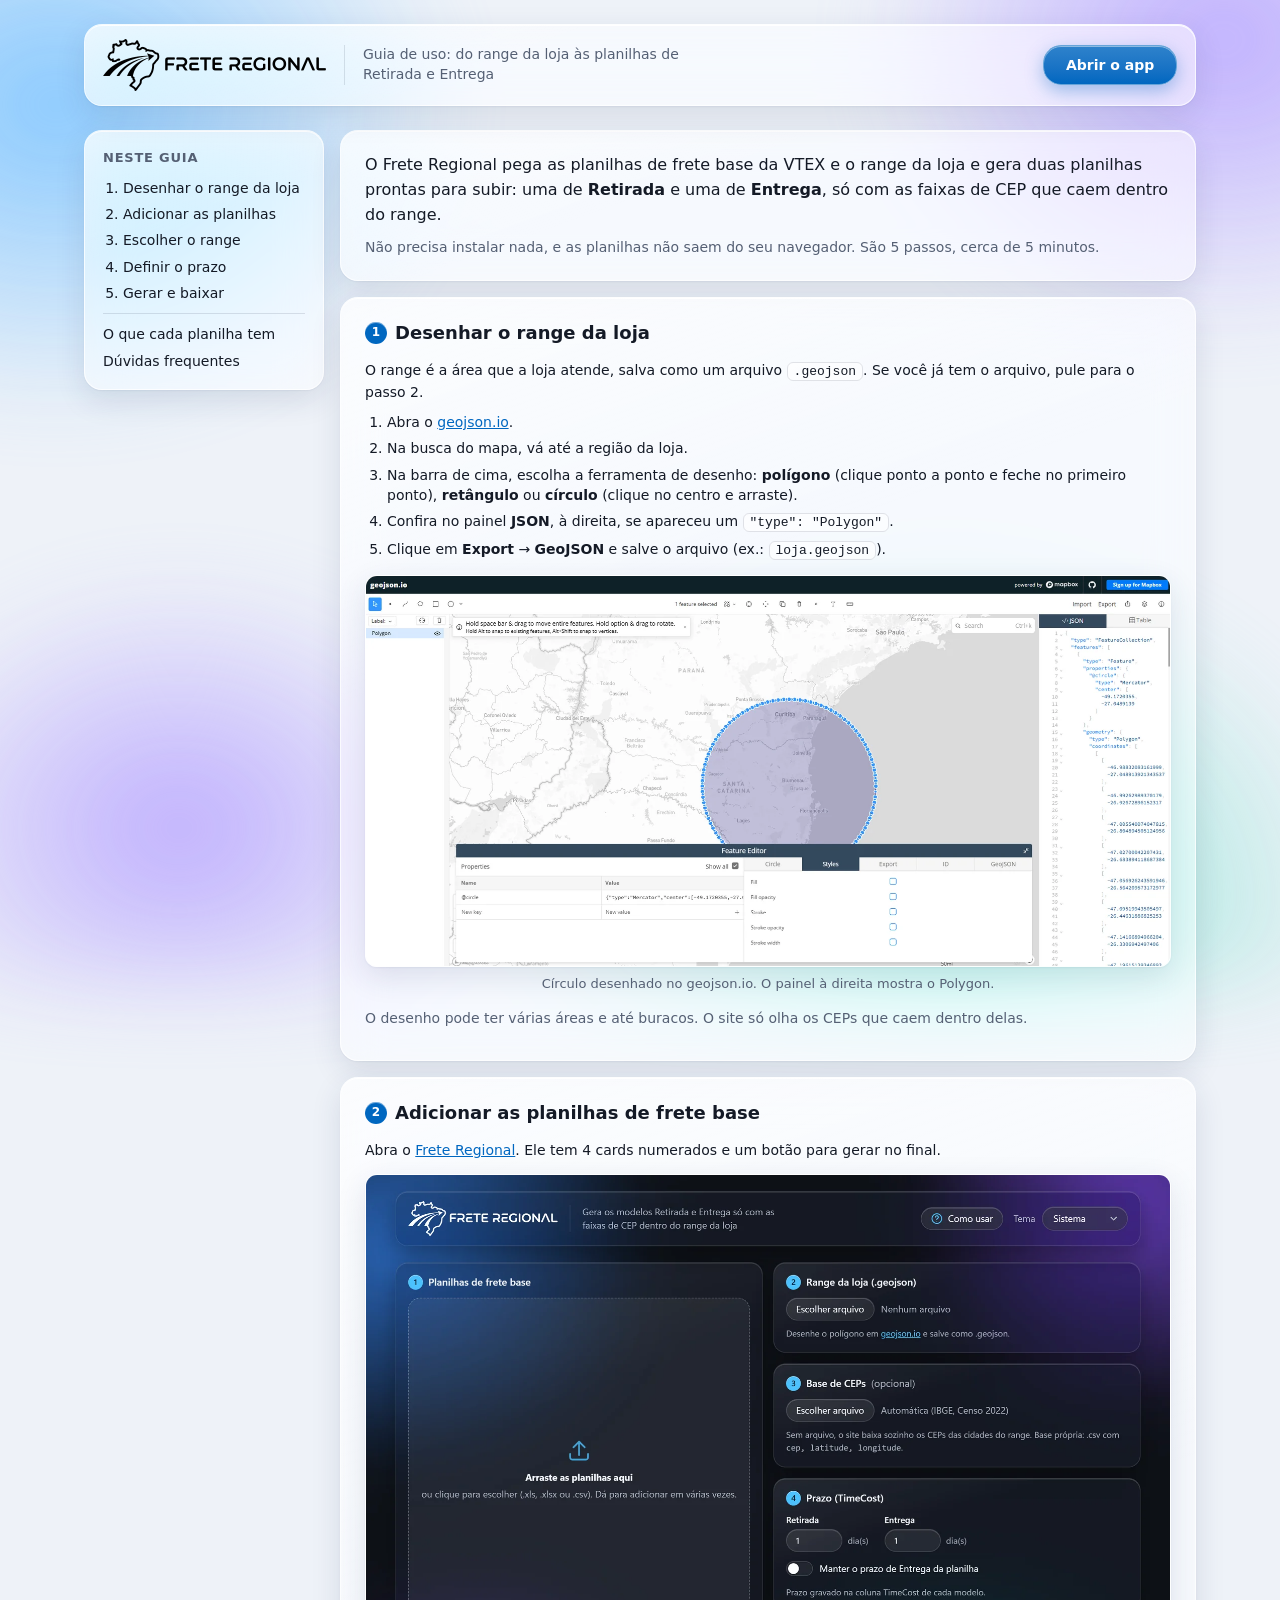
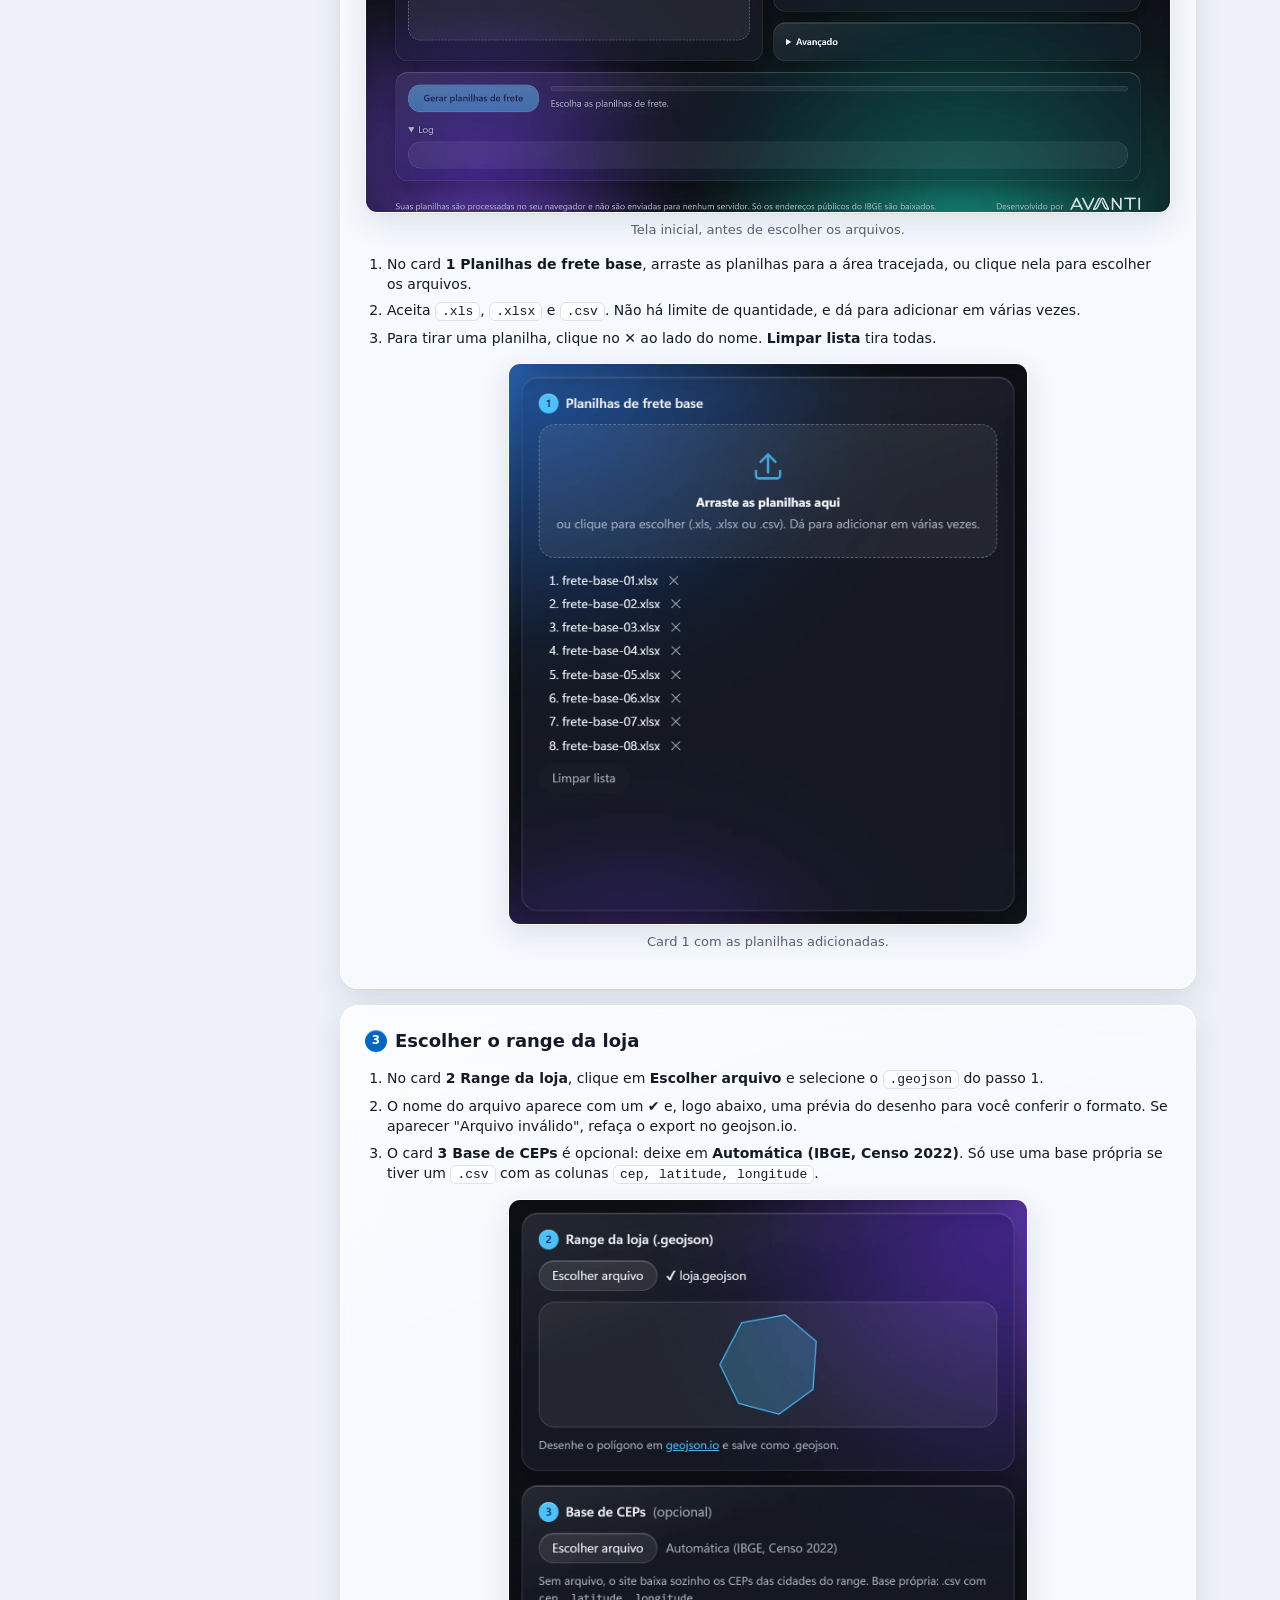
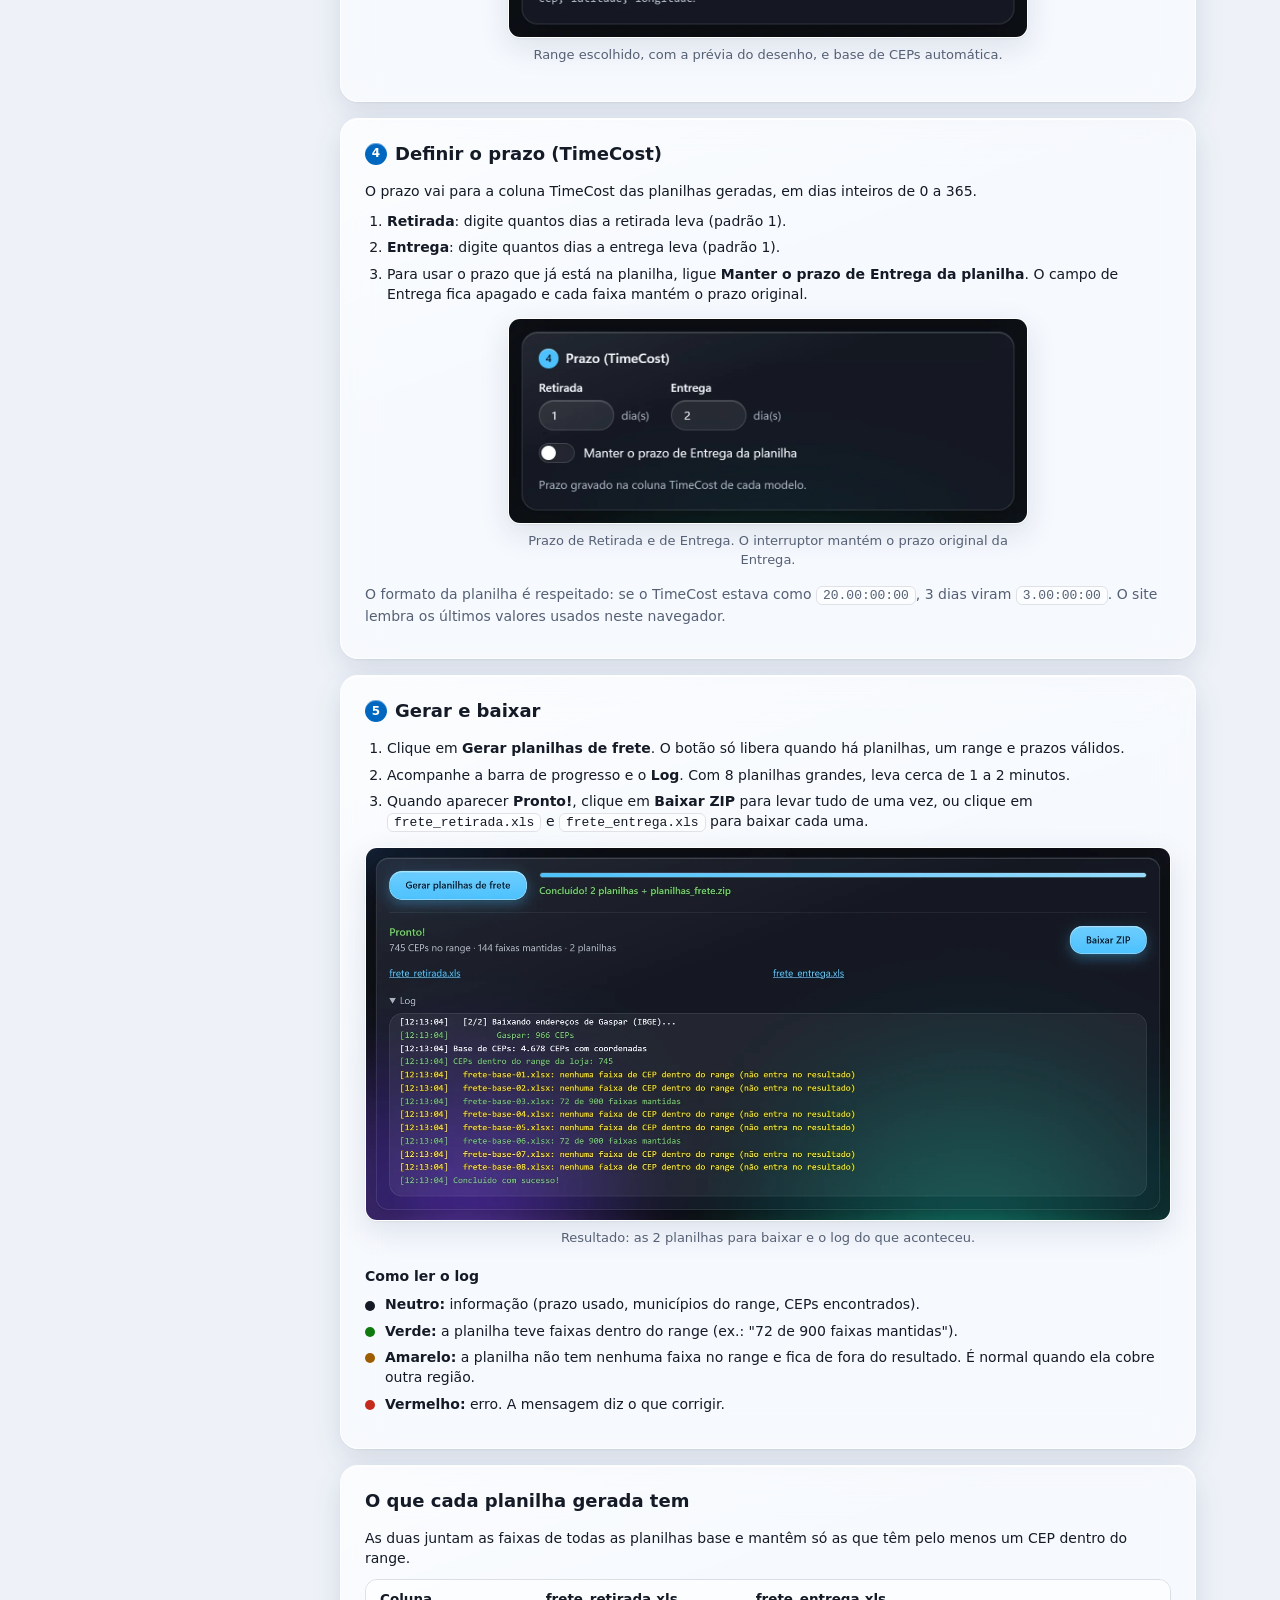
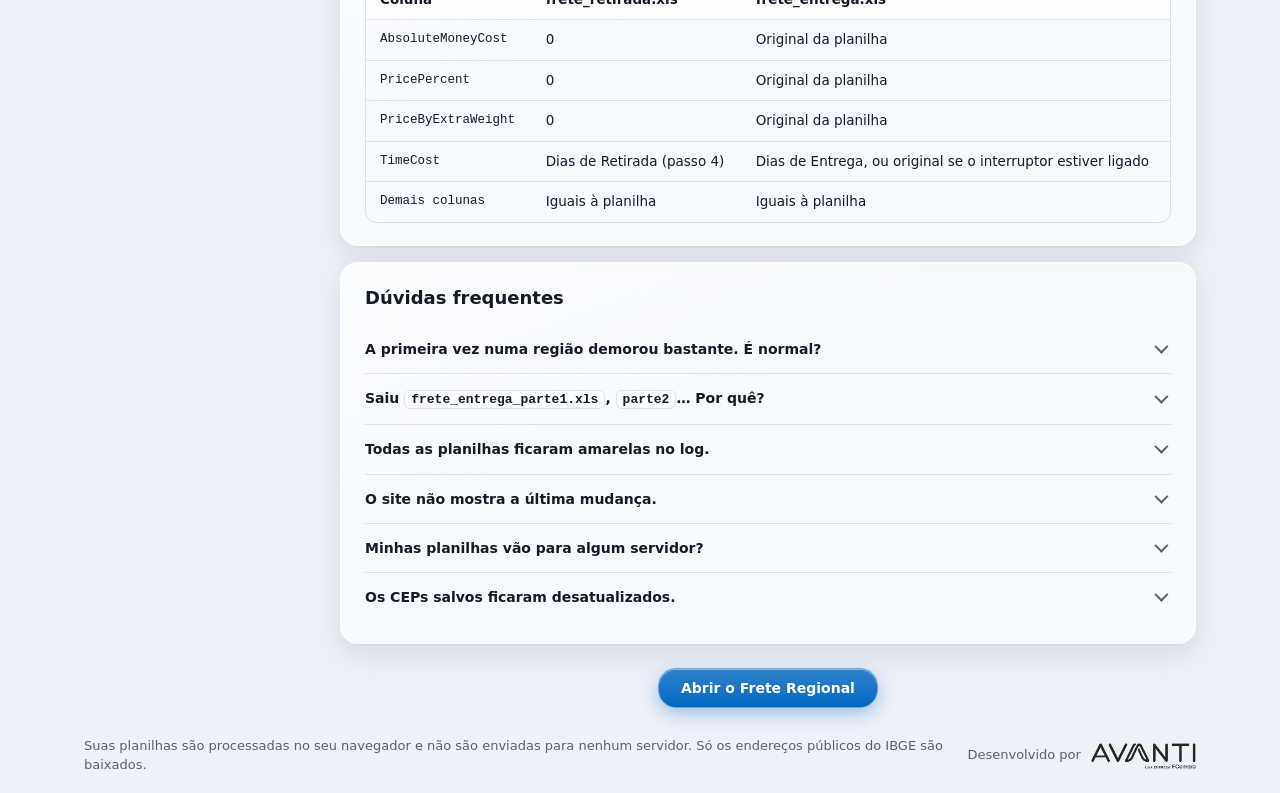
<file: guia.html>
<!doctype html>
<html lang="pt-BR">
<head>
  <meta charset="utf-8">
  <meta name="viewport" content="width=device-width, initial-scale=1">
  <title>Como usar · Frete Regional</title>
  <meta name="description" content="Passo a passo para gerar as planilhas de frete Retirada e Entrega no Frete Regional.">
  <link rel="icon" href="assets/favicon-32.png" type="image/png" sizes="32x32">
  <link rel="icon" href="favicon.ico" sizes="any">
  <link rel="apple-touch-icon" href="assets/apple-touch-icon.png">
  <link rel="stylesheet" href="styles.css?v=2026.10.29e">
  <script>
    // Mesmo tema escolhido no app (antes de desenhar, para não piscar)
    try {
      const t = localStorage.getItem("theme-v2");
      if (t === "light" || t === "dark") document.documentElement.dataset.theme = t;
    } catch {}
  </script>
</head>
<body class="guide-page">
  <header class="topbar glass">
    <div class="brand">
      <h1><a href="./" class="logo-link"><img class="logo" src="assets/logo-frete-regional.png" alt="Frete Regional" width="892" height="208"></a></h1>
      <p>Guia de uso: do range da loja às planilhas de Retirada e Entrega</p>
    </div>
    <a class="btn primary" href="./">Abrir o app</a>
  </header>

  <main class="guide">
    <nav class="card toc" aria-label="Passos">
      <h2>Neste guia</h2>
      <ol>
        <li><a href="#passo-1">Desenhar o range da loja</a></li>
        <li><a href="#passo-2">Adicionar as planilhas</a></li>
        <li><a href="#passo-3">Escolher o range</a></li>
        <li><a href="#passo-4">Definir o prazo</a></li>
        <li><a href="#passo-5">Gerar e baixar</a></li>
      </ol>
      <ul>
        <li><a href="#regras">O que cada planilha tem</a></li>
        <li><a href="#duvidas">Dúvidas frequentes</a></li>
      </ul>
    </nav>

    <div class="guide-body">
      <section class="card intro">
        <p class="lead">
          O Frete Regional pega as planilhas de frete base da VTEX e o range da loja e gera duas planilhas
          prontas para subir: uma de <strong>Retirada</strong> e uma de <strong>Entrega</strong>, só com as
          faixas de CEP que caem dentro do range.
        </p>
        <p class="muted">Não precisa instalar nada, e as planilhas não saem do seu navegador. São 5 passos, cerca de 5 minutos.</p>
      </section>

      <section id="passo-1" class="card">
        <h2><span class="step">1</span> Desenhar o range da loja</h2>
        <p>O range é a área que a loja atende, salva como um arquivo <code>.geojson</code>. Se você já tem o arquivo, pule para o passo 2.</p>
        <ol>
          <li>Abra o <a href="https://geojson.io" target="_blank" rel="noopener">geojson.io</a>.</li>
          <li>Na busca do mapa, vá até a região da loja.</li>
          <li>Na barra de cima, escolha a ferramenta de desenho: <strong>polígono</strong> (clique ponto a ponto e feche no primeiro ponto), <strong>retângulo</strong> ou <strong>círculo</strong> (clique no centro e arraste).</li>
          <li>Confira no painel <strong>JSON</strong>, à direita, se apareceu um <code>"type": "Polygon"</code>.</li>
          <li>Clique em <strong>Export</strong> → <strong>GeoJSON</strong> e salve o arquivo (ex.: <code>loja.geojson</code>).</li>
        </ol>
        <figure>
          <a href="assets/guia/01-geojson.webp" target="_blank"><img src="assets/guia/01-geojson.webp" alt="geojson.io com um círculo desenhado sobre Santa Catarina; o painel JSON mostra o Polygon" loading="lazy" width="1600" height="776"></a>
          <figcaption>Círculo desenhado no geojson.io. O painel à direita mostra o Polygon.</figcaption>
        </figure>
        <p class="muted">O desenho pode ter várias áreas e até buracos. O site só olha os CEPs que caem dentro delas.</p>
      </section>

      <section id="passo-2" class="card">
        <h2><span class="step">2</span> Adicionar as planilhas de frete base</h2>
        <p>Abra o <a href="./">Frete Regional</a>. Ele tem 4 cards numerados e um botão para gerar no final.</p>
        <figure>
          <img src="assets/guia/02-app.webp" alt="Tela inicial do Frete Regional, sem nenhum arquivo" loading="lazy" width="1600" height="1267">
          <figcaption>Tela inicial, antes de escolher os arquivos.</figcaption>
        </figure>
        <ol>
          <li>No card <strong>1 Planilhas de frete base</strong>, arraste as planilhas para a área tracejada, ou clique nela para escolher os arquivos.</li>
          <li>Aceita <code>.xls</code>, <code>.xlsx</code> e <code>.csv</code>. Não há limite de quantidade, e dá para adicionar em várias vezes.</li>
          <li>Para tirar uma planilha, clique no <strong>✕</strong> ao lado do nome. <strong>Limpar lista</strong> tira todas.</li>
        </ol>
        <figure class="narrow">
          <img src="assets/guia/03-planilhas.webp" alt="Card 1 com 8 planilhas de exemplo adicionadas" loading="lazy" width="1152" height="1247">
          <figcaption>Card 1 com as planilhas adicionadas.</figcaption>
        </figure>
      </section>

      <section id="passo-3" class="card">
        <h2><span class="step">3</span> Escolher o range da loja</h2>
        <ol>
          <li>No card <strong>2 Range da loja</strong>, clique em <strong>Escolher arquivo</strong> e selecione o <code>.geojson</code> do passo 1.</li>
          <li>O nome do arquivo aparece com um ✔ e, logo abaixo, uma prévia do desenho para você conferir o formato. Se aparecer "Arquivo inválido", refaça o export no geojson.io.</li>
          <li>O card <strong>3 Base de CEPs</strong> é opcional: deixe em <strong>Automática (IBGE, Censo 2022)</strong>. Só use uma base própria se tiver um <code>.csv</code> com as colunas <code>cep, latitude, longitude</code>.</li>
        </ol>
        <figure class="narrow">
          <img src="assets/guia/04-range.webp" alt="Cards 2 e 3: loja.geojson escolhido, com a prévia do desenho, e base de CEPs automática" loading="lazy" width="1152" height="972">
          <figcaption>Range escolhido, com a prévia do desenho, e base de CEPs automática.</figcaption>
        </figure>
      </section>

      <section id="passo-4" class="card">
        <h2><span class="step">4</span> Definir o prazo (TimeCost)</h2>
        <p>O prazo vai para a coluna TimeCost das planilhas geradas, em dias inteiros de 0 a 365.</p>
        <ol>
          <li><strong>Retirada</strong>: digite quantos dias a retirada leva (padrão 1).</li>
          <li><strong>Entrega</strong>: digite quantos dias a entrega leva (padrão 1).</li>
          <li>Para usar o prazo que já está na planilha, ligue <strong>Manter o prazo de Entrega da planilha</strong>. O campo de Entrega fica apagado e cada faixa mantém o prazo original.</li>
        </ol>
        <figure class="narrow">
          <img src="assets/guia/05-prazo.webp" alt="Card 4 com Retirada 1 dia, Entrega 2 dias e o interruptor desligado" loading="lazy" width="1152" height="454">
          <figcaption>Prazo de Retirada e de Entrega. O interruptor mantém o prazo original da Entrega.</figcaption>
        </figure>
        <p class="muted">O formato da planilha é respeitado: se o TimeCost estava como <code>20.00:00:00</code>, 3 dias viram <code>3.00:00:00</code>. O site lembra os últimos valores usados neste navegador.</p>
      </section>

      <section id="passo-5" class="card">
        <h2><span class="step">5</span> Gerar e baixar</h2>
        <ol>
          <li>Clique em <strong>Gerar planilhas de frete</strong>. O botão só libera quando há planilhas, um range e prazos válidos.</li>
          <li>Acompanhe a barra de progresso e o <strong>Log</strong>. Com 8 planilhas grandes, leva cerca de 1 a 2 minutos.</li>
          <li>Quando aparecer <strong>Pronto!</strong>, clique em <strong>Baixar ZIP</strong> para levar tudo de uma vez, ou clique em <code>frete_retirada.xls</code> e <code>frete_entrega.xls</code> para baixar cada uma.</li>
        </ol>
        <figure>
          <img src="assets/guia/06-resultado.webp" alt="Resultado: 745 CEPs no range, 144 faixas mantidas, 2 planilhas para baixar e o log" loading="lazy" width="1600" height="741">
          <figcaption>Resultado: as 2 planilhas para baixar e o log do que aconteceu.</figcaption>
        </figure>
        <h3>Como ler o log</h3>
        <ul class="legend">
          <li><span class="swatch info"></span><strong>Neutro:</strong> informação (prazo usado, municípios do range, CEPs encontrados).</li>
          <li><span class="swatch ok"></span><strong>Verde:</strong> a planilha teve faixas dentro do range (ex.: "72 de 900 faixas mantidas").</li>
          <li><span class="swatch warn"></span><strong>Amarelo:</strong> a planilha não tem nenhuma faixa no range e fica de fora do resultado. É normal quando ela cobre outra região.</li>
          <li><span class="swatch err"></span><strong>Vermelho:</strong> erro. A mensagem diz o que corrigir.</li>
        </ul>
      </section>

      <section id="regras" class="card">
        <h2>O que cada planilha gerada tem</h2>
        <p>As duas juntam as faixas de todas as planilhas base e mantêm só as que têm pelo menos um CEP dentro do range.</p>
        <div class="table-wrap">
          <table>
            <thead>
              <tr><th>Coluna</th><th>frete_retirada.xls</th><th>frete_entrega.xls</th></tr>
            </thead>
            <tbody>
              <tr><td>AbsoluteMoneyCost</td><td>0</td><td>Original da planilha</td></tr>
              <tr><td>PricePercent</td><td>0</td><td>Original da planilha</td></tr>
              <tr><td>PriceByExtraWeight</td><td>0</td><td>Original da planilha</td></tr>
              <tr><td>TimeCost</td><td>Dias de Retirada (passo 4)</td><td>Dias de Entrega, ou original se o interruptor estiver ligado</td></tr>
              <tr><td>Demais colunas</td><td>Iguais à planilha</td><td>Iguais à planilha</td></tr>
            </tbody>
          </table>
        </div>
      </section>

      <section id="duvidas" class="card faq">
        <h2>Dúvidas frequentes</h2>
        <details>
          <summary>A primeira vez numa região demorou bastante. É normal?</summary>
          <p>Sim. Na primeira vez o site baixa do IBGE os endereços de cada cidade do range. Depois fica salvo no navegador e as próximas vezes são rápidas. Precisa de internet nessa primeira vez.</p>
        </details>
        <details>
          <summary>Saiu <code>frete_entrega_parte1.xls</code>, <code>parte2</code>… Por quê?</summary>
          <p>O formato <code>.xls</code> aceita até 65.000 linhas. Quando passa disso, o site divide em partes, e Retirada e Entrega ficam com o mesmo número de partes. Suba todas.</p>
        </details>
        <details>
          <summary>Todas as planilhas ficaram amarelas no log.</summary>
          <p>Nenhuma faixa caiu no range. Confira se o <code>.geojson</code> é o da loja certa e se o desenho cobre a região.</p>
        </details>
        <details>
          <summary>O site não mostra a última mudança.</summary>
          <p>Aperte <kbd>Ctrl</kbd>+<kbd>F5</kbd> para recarregar sem cache.</p>
        </details>
        <details>
          <summary>Minhas planilhas vão para algum servidor?</summary>
          <p>Não. Tudo roda no seu navegador. Só os endereços públicos do IBGE são baixados.</p>
        </details>
        <details>
          <summary>Os CEPs salvos ficaram desatualizados.</summary>
          <p>No app, abra <strong>Avançado</strong> e clique em <strong>Apagar CEPs salvos</strong>. A próxima geração baixa tudo de novo do IBGE.</p>
        </details>
      </section>

      <div class="guide-cta">
        <a class="btn primary" href="./">Abrir o Frete Regional</a>
      </div>
    </div>
  </main>

  <footer class="foot">
    <p>
      Suas planilhas são processadas no seu navegador e não são enviadas para nenhum servidor.
      Só os endereços públicos do IBGE são baixados.
    </p>
    <div class="signature">
      <span>Desenvolvido por</span>
      <img src="assets/avanti.png" alt="Avanti, uma empresa FCamara" width="105" height="26">
    </div>
  </footer>
</body>
</html>
</file>
<file: styles.css>
/* Estilo "liquid glass" (glassmorphism), modo claro/escuro */
:root {
  --radius: 18px;
  --bg: #EEF2F8;
  --blob-1: #7CC4FF; --blob-2: #B9A6FF; --blob-3: #7FE3D0;
  --glass: rgba(255, 255, 255, .55); --glass-strong: rgba(255, 255, 255, .72);
  --field: rgba(255, 255, 255, .6); --border: rgba(255, 255, 255, .75); --line: rgba(20, 30, 60, .12);
  --highlight: rgba(255, 255, 255, .9); --sheen: rgba(255, 255, 255, .55);
  --text: #141A26; --muted: #556074; --accent: #0067C0; --accent-hover: #1975C5; --accent-text: #FFFFFF;
  --success: #0F7B0F; --warning: #9D5D00; --error: #C42B1C; --subtle-hover: rgba(255, 255, 255, .85);
  --shadow: 0 10px 30px rgba(30, 50, 90, .12), 0 1px 2px rgba(30, 50, 90, .06);
  --logo-filter: none; --menu: rgba(255, 255, 255, .94);
  color-scheme: light;
}
@media (prefers-color-scheme: dark) {
  :root:not([data-theme="light"]) {
    --bg: #0E1117;
    --blob-1: #2F74D6; --blob-2: #6B3FC9; --blob-3: #149080;
    --glass: rgba(28, 32, 42, .5); --glass-strong: rgba(34, 39, 51, .7);
    --field: rgba(255, 255, 255, .06); --border: rgba(255, 255, 255, .14); --line: rgba(255, 255, 255, .1);
    --highlight: rgba(255, 255, 255, .18); --sheen: rgba(255, 255, 255, .07);
    --text: #F2F4F8; --muted: #A9B1C1; --accent: #4CC2FF; --accent-hover: #6FCFFF; --accent-text: #001A2B;
    --success: #6CCB5F; --warning: #FCE100; --error: #FF99A4; --subtle-hover: rgba(255, 255, 255, .12);
    --shadow: 0 12px 34px rgba(0, 0, 0, .35);
    --logo-filter: invert(1); --menu: rgba(30, 34, 45, .96);
    color-scheme: dark;
  }
}
:root[data-theme="dark"] {
  --bg: #0E1117;
  --blob-1: #2F74D6; --blob-2: #6B3FC9; --blob-3: #149080;
  --glass: rgba(28, 32, 42, .5); --glass-strong: rgba(34, 39, 51, .7);
  --field: rgba(255, 255, 255, .06); --border: rgba(255, 255, 255, .14); --line: rgba(255, 255, 255, .1);
  --highlight: rgba(255, 255, 255, .18); --sheen: rgba(255, 255, 255, .07);
  --text: #F2F4F8; --muted: #A9B1C1; --accent: #4CC2FF; --accent-hover: #6FCFFF; --accent-text: #001A2B;
  --success: #6CCB5F; --warning: #FCE100; --error: #FF99A4; --subtle-hover: rgba(255, 255, 255, .12);
  --shadow: 0 12px 34px rgba(0, 0, 0, .35);
  --logo-filter: invert(1); --menu: rgba(30, 34, 45, .96);
  color-scheme: dark;
}

* { box-sizing: border-box; }
[hidden] { display: none !important; }
html { min-height: 100%; background: var(--bg); }
body {
  margin: 0; min-height: 100vh; color: var(--text);
  display: flex; flex-direction: column;
  font: 14px/1.45 "Segoe UI Variable Text", "Segoe UI", system-ui, -apple-system, sans-serif;
}
/* Manchas de cor ao fundo: é o que o vidro desfoca */
body::before {
  content: ""; position: fixed; inset: -10%; z-index: -1; pointer-events: none;
  background:
    radial-gradient(38% 42% at 12% 18%, var(--blob-1), transparent 70%),
    radial-gradient(34% 40% at 88% 12%, var(--blob-2), transparent 70%),
    radial-gradient(40% 46% at 70% 92%, var(--blob-3), transparent 70%),
    radial-gradient(30% 34% at 20% 85%, var(--blob-2), transparent 70%);
  filter: blur(40px); opacity: .9;
}
a { color: var(--accent); }
code { font-family: Consolas, ui-monospace, monospace; font-size: 13px; }
h1, h2, h3 { margin: 0; font-weight: 600; }
.muted { color: var(--muted); font-weight: 400; }

/* Superfície de vidro (cards, topo) */
.glass, .card {
  position: relative; isolation: isolate;
  background: var(--glass);
  -webkit-backdrop-filter: blur(22px) saturate(170%); backdrop-filter: blur(22px) saturate(170%);
  border: 1px solid var(--border); border-radius: var(--radius);
  box-shadow: var(--shadow), inset 0 1px 0 var(--highlight);
}
/* Reflexo suave no topo do vidro */
.glass::before, .card::before {
  content: ""; position: absolute; inset: 0; z-index: -1; border-radius: inherit; pointer-events: none;
  background: linear-gradient(160deg, var(--sheen) 0%, transparent 38%);
}

.topbar {
  z-index: 10; /* menu do tema abre por cima dos cards */
  width: calc(100% - 48px); max-width: 1112px; margin: 24px auto 8px; padding: 14px 18px;
  display: flex; align-items: center; justify-content: space-between; gap: 16px; flex-wrap: wrap;
}
.brand { display: flex; gap: 18px; align-items: center; min-width: 0; flex: 1 1 520px; }
.brand h1 { line-height: 0; flex: none; }
.brand .logo { display: block; height: 52px; width: auto; filter: var(--logo-filter); }
.brand p {
  margin: 0; padding-left: 18px; border-left: 1px solid var(--line);
  color: var(--muted); max-width: 340px; line-height: 1.4;
}
.theme { display: flex; align-items: center; gap: 10px; color: var(--muted); }
.guide-link { gap: 8px; text-decoration: none; }
.guide-link svg { width: 18px; height: 18px; fill: none; stroke: var(--accent); stroke-width: 1.6; stroke-linecap: round; }
.guide-link svg .dot { fill: var(--accent); stroke: none; }

/* Seletor de tema (dropdown próprio: o <select> nativo não aceita animação nem cantos arredondados) */
.dropdown { position: relative; }
.dropdown-btn {
  font: inherit; color: var(--text); background: var(--field); border: 1px solid var(--border);
  border-radius: var(--radius); min-height: 36px; min-width: 128px; padding: 6px 12px 6px 16px;
  display: flex; align-items: center; justify-content: space-between; gap: 12px; cursor: pointer;
  -webkit-backdrop-filter: blur(10px); backdrop-filter: blur(10px);
  box-shadow: inset 0 1px 0 var(--highlight);
  transition: background .15s, border-color .15s, box-shadow .15s;
}
.dropdown-btn:hover { background: var(--subtle-hover); }
.dropdown-btn:focus-visible { outline: 2px solid var(--accent); outline-offset: 2px; }
.dropdown.open .dropdown-btn { border-color: var(--accent); box-shadow: 0 0 0 3px color-mix(in srgb, var(--accent) 22%, transparent), inset 0 1px 0 var(--highlight); }
.chevron {
  width: 16px; height: 16px; flex: none; fill: none; stroke: currentColor; stroke-width: 1.8;
  stroke-linecap: round; stroke-linejoin: round; color: var(--muted);
  transition: transform .25s cubic-bezier(.2, .8, .2, 1), color .15s;
}
.dropdown.open .chevron { transform: rotate(180deg); color: var(--accent); }
.dropdown-menu {
  position: absolute; top: calc(100% + 8px); right: 0; min-width: 100%; z-index: 20;
  margin: 0; padding: 6px; list-style: none;
  background: var(--menu); border: 1px solid var(--border); border-radius: var(--radius);
  box-shadow: var(--shadow), inset 0 1px 0 var(--highlight);
  -webkit-backdrop-filter: blur(22px) saturate(170%); backdrop-filter: blur(22px) saturate(170%);
  transform-origin: top right;
  opacity: 0; visibility: hidden; transform: translateY(-6px) scale(.96);
  transition: opacity .18s ease, transform .22s cubic-bezier(.2, .8, .2, 1), visibility 0s linear .22s;
}
.dropdown.open .dropdown-menu {
  opacity: 1; visibility: visible; transform: none;
  transition: opacity .18s ease, transform .22s cubic-bezier(.2, .8, .2, 1), visibility 0s;
}
.dropdown-menu li {
  padding: 8px 14px; border-radius: 12px; cursor: pointer; color: var(--text);
  display: flex; align-items: center; justify-content: space-between; gap: 12px;
  transition: background .12s;
}
.dropdown-menu li:hover, .dropdown-menu li.active { background: var(--subtle-hover); }
.dropdown-menu li[aria-selected="true"] { color: var(--accent); font-weight: 600; }
.dropdown-menu li[aria-selected="true"]::after {
  content: ""; width: 12px; height: 7px; margin-top: -3px;
  border: solid currentColor; border-width: 0 0 2px 2px; transform: rotate(-45deg);
}
@media (prefers-reduced-motion: reduce) {
  .chevron, .dropdown-menu, .dropdown.open .dropdown-menu { transition: none; }
}

.btn, .field input {
  font: inherit; color: var(--text); background: var(--field); border: 1px solid var(--border);
  border-radius: var(--radius); padding: 6px 14px; min-height: 34px;
  -webkit-backdrop-filter: blur(10px); backdrop-filter: blur(10px);
  box-shadow: inset 0 1px 0 var(--highlight);
  transition: background .15s, border-color .15s, box-shadow .15s;
}
.btn { display: inline-flex; align-items: center; justify-content: center; cursor: pointer; text-decoration: none; white-space: nowrap; }
.btn:hover { background: var(--subtle-hover); }
.btn:focus-visible, .field input:focus-visible, .drop:focus-within { outline: 2px solid var(--accent); outline-offset: 2px; }
.btn.subtle { background: transparent; border-color: transparent; box-shadow: none; color: var(--muted); }
.btn.primary {
  background: linear-gradient(180deg, color-mix(in srgb, var(--accent) 82%, white), var(--accent));
  border-color: color-mix(in srgb, var(--accent) 60%, white); color: var(--accent-text);
  font-weight: 600; padding: 9px 22px;
  box-shadow: 0 6px 18px color-mix(in srgb, var(--accent) 35%, transparent), inset 0 1px 0 rgba(255, 255, 255, .45);
}
.btn.primary:hover { background: var(--accent-hover); }
.btn:disabled { opacity: .45; cursor: not-allowed; box-shadow: none; }

.layout {
  width: 100%; max-width: 1160px; margin: 0 auto; padding: 16px 24px; flex: 1;
  display: grid; grid-template-columns: 1fr 1fr; gap: 16px; align-items: start;
}
.stack { display: grid; gap: 16px; }
.card { padding: 18px; min-width: 0; }
.card h2 { font-size: 15px; display: flex; align-items: center; gap: 8px; margin-bottom: 12px; }
.card h3 { font-size: 13px; margin: 14px 0 8px; }
.card-head { display: flex; justify-content: space-between; align-items: center; }
.card-head h2 { margin-bottom: 12px; }
.wide { grid-column: 1 / -1; }
.step {
  display: inline-grid; place-items: center; width: 22px; height: 22px; border-radius: 50%;
  background: var(--accent); color: var(--accent-text); font-size: 12px;
  box-shadow: inset 0 1px 0 rgba(255, 255, 255, .45);
}

/* Card 1 ocupa a altura toda da coluna; sem planilhas, a área de arrastar cresce até o fim */
.freight { align-self: stretch; display: flex; flex-direction: column; }
.drop {
  flex: 1; min-height: 140px; position: relative; overflow: hidden;
  display: flex; flex-direction: column; gap: 4px; align-items: center; justify-content: center;
  text-align: center; cursor: pointer;
  border: 1.5px dashed color-mix(in srgb, var(--muted) 45%, transparent); border-radius: var(--radius);
  padding: 26px 16px; background: var(--field);
  transition: background .15s, border-color .15s;
}
.freight.has-files .drop { flex: 0 0 auto; min-height: 0; }
.drop span { color: var(--muted); }
.drop.over { border-color: var(--accent); background: var(--subtle-hover); }
.drop-icon { width: 40px; height: 40px; margin-bottom: 6px; color: var(--accent); opacity: .8; }

.file-list { margin: 12px 0 0; padding-left: 26px; max-height: 260px; overflow: auto; }
.file-list li { padding: 3px 0; overflow-wrap: anywhere; }
.file-list li button { margin-left: 6px; padding: 0 6px; min-height: 0; border: 0; background: none; color: var(--muted); cursor: pointer; font: inherit; }
.file-list li button:hover { color: var(--error); }
.file-list.links { list-style: none; padding: 0; columns: 2 280px; }
.freight .btn.subtle { align-self: flex-start; margin-top: 6px; }

.file-row { display: flex; align-items: center; gap: 10px; flex-wrap: wrap; }
.file-row > span { overflow-wrap: anywhere; min-width: 0; }
.file-row > span.ok { color: var(--text); }
.time-row { display: flex; gap: 24px; flex-wrap: wrap; }
.field { display: grid; gap: 4px; font-weight: 600; font-size: 13px; }
.field-input { display: flex; align-items: center; gap: 8px; font-weight: 400; color: var(--muted); }
.field input { width: 84px; }
.field input:invalid { border-color: var(--error); }
.field { transition: opacity .2s; }
.field.off { opacity: .45; }
.field input:disabled { cursor: not-allowed; }

/* Interruptor (liga/desliga) */
.switch { display: inline-flex; align-items: center; gap: 10px; margin-top: 14px; cursor: pointer; user-select: none; }
.switch input { position: absolute; opacity: 0; width: 1px; height: 1px; }
.switch-track {
  position: relative; flex: none; width: 40px; height: 22px; border-radius: var(--radius);
  background: var(--field); border: 1px solid var(--border); box-shadow: inset 0 1px 2px rgba(0, 0, 0, .15);
  transition: background .2s, border-color .2s;
}
.switch-thumb {
  position: absolute; top: 2px; left: 2px; width: 16px; height: 16px; border-radius: 50%;
  background: #fff; box-shadow: 0 1px 3px rgba(0, 0, 0, .3);
  transition: transform .22s cubic-bezier(.2, .8, .2, 1);
}
.switch input:checked + .switch-track { background: var(--accent); border-color: var(--accent); }
.switch input:checked + .switch-track .switch-thumb { transform: translateX(18px); }
.switch input:focus-visible + .switch-track { outline: 2px solid var(--accent); outline-offset: 2px; }
.hint { color: var(--muted); margin: 10px 0 0; font-size: 13px; }
.preview {
  display: block; width: 100%; max-height: 140px; margin-top: 12px;
  border-radius: var(--radius); background: var(--field); border: 1px solid var(--border);
}
.preview path { fill: color-mix(in srgb, var(--accent) 25%, transparent); stroke: var(--accent); stroke-width: 1.2; vector-effect: non-scaling-stroke; }

.advanced summary { cursor: pointer; font-weight: 600; }
.advanced h3:first-of-type { margin-top: 14px; }

.run-row { display: flex; gap: 18px; align-items: center; flex-wrap: wrap; }
.progress-wrap { flex: 1; min-width: 220px; }
.progress { height: 8px; border-radius: var(--radius); background: var(--field); border: 1px solid var(--line); overflow: hidden; }
#bar {
  height: 100%; width: 0; border-radius: var(--radius); transition: width .25s;
  background: linear-gradient(90deg, var(--accent), color-mix(in srgb, var(--accent) 60%, white));
}
#status { margin: 8px 0 0; }
#status.error { color: var(--error); white-space: pre-line; }
#status.success { color: var(--success); font-weight: 600; }

.result { margin-top: 18px; padding-top: 16px; border-top: 1px solid var(--line); }
.result-head { display: flex; justify-content: space-between; align-items: center; gap: 12px; flex-wrap: wrap; }
.result-head h2 { margin: 0; color: var(--success); }
.result-head p { margin: 2px 0 0; }

.log-box { margin-top: 16px; }
.log-box summary { cursor: pointer; color: var(--muted); }
#log {
  margin: 8px 0 0; padding: 12px 14px; max-height: 260px; overflow: auto; background: var(--field);
  border: 1px solid var(--line); border-radius: var(--radius);
  font: 12.5px/1.5 Consolas, ui-monospace, monospace; white-space: pre-wrap;
}
#log:empty { min-height: 40px; }
#log .success { color: var(--success); }
#log .warning { color: var(--warning); }
#log .error { color: var(--error); }

.foot {
  width: 100%; max-width: 1160px; margin: 0 auto; padding: 8px 24px 28px; color: var(--muted); font-size: 13px;
  display: flex; align-items: center; justify-content: space-between; gap: 16px; flex-wrap: wrap;
}
.foot p { margin: 0; flex: 1 1 320px; }
.signature { display: flex; align-items: center; gap: 10px; white-space: nowrap; }
.signature img { height: 26px; width: auto; filter: var(--logo-filter); opacity: .85; }

/* Navegadores sem backdrop-filter: vidro mais opaco para manter o contraste */
@supports not ((backdrop-filter: blur(1px)) or (-webkit-backdrop-filter: blur(1px))) {
  .glass, .card { background: var(--glass-strong); }
}

@media (max-width: 820px) {
  .topbar { width: calc(100% - 32px); margin-top: 16px; }
  .layout, .foot { padding-left: 16px; padding-right: 16px; }
  .layout { grid-template-columns: 1fr; }
  .drop { min-height: 180px; }
  .brand { flex-wrap: wrap; gap: 10px; }
  .brand .logo { height: 40px; }
  .brand p { padding-left: 0; border-left: 0; max-width: none; }
  .run-row .btn.primary { width: 100%; }
}

/* ===================================================== Guia de uso (guia.html) */
.logo-link { display: inline-block; border-radius: 10px; }
.guide {
  width: 100%; max-width: 1160px; margin: 0 auto; padding: 16px 24px; flex: 1;
  display: grid; grid-template-columns: 240px minmax(0, 1fr); gap: 16px; align-items: start;
}
.toc { position: sticky; top: 16px; }
.toc h2 { font-size: 13px; text-transform: uppercase; letter-spacing: .06em; color: var(--muted); margin-bottom: 10px; }
.toc ol, .toc ul { margin: 0; padding-left: 20px; display: grid; gap: 6px; }
.toc ul { list-style: none; padding: 10px 0 0; margin-top: 10px; border-top: 1px solid var(--line); }
.toc a { color: var(--text); text-decoration: none; }
.toc a:hover { color: var(--accent); }
.guide-body { display: grid; gap: 16px; min-width: 0; }
.guide-body .card { padding: 22px 24px; scroll-margin-top: 16px; }
.guide-body .card h2 { font-size: 18px; margin-bottom: 14px; }
.guide-body .card h3 { font-size: 14px; margin: 18px 0 8px; }
.guide-body p { margin: 0 0 10px; }
.guide-body ol, .guide-body ul { margin: 0 0 12px; padding-left: 22px; display: grid; gap: 6px; }
.guide-body code { background: var(--field); border: 1px solid var(--line); border-radius: 6px; padding: 1px 6px; }
.lead { font-size: 16px; line-height: 1.55; }
.intro p:last-child { margin-bottom: 0; }
kbd {
  font: 12px Consolas, ui-monospace, monospace; padding: 1px 6px; border-radius: 6px;
  background: var(--field); border: 1px solid var(--border); box-shadow: inset 0 -1px 0 var(--line);
}
figure { margin: 14px 0; }
figure img {
  display: block; width: 100%; height: auto; border-radius: 12px;
  border: 1px solid var(--border); box-shadow: var(--shadow); background: var(--field);
}
figure.narrow { max-width: 520px; margin-left: auto; margin-right: auto; }
figcaption { margin-top: 8px; font-size: 13px; color: var(--muted); text-align: center; }
.legend { list-style: none; padding-left: 0 !important; }
.legend li { padding-left: 20px; position: relative; }
.swatch { position: absolute; left: 0; top: .45em; width: 10px; height: 10px; border-radius: 50%; }
.swatch.info { background: var(--text); }
.swatch.ok { background: var(--success); }
.swatch.warn { background: var(--warning); }
.swatch.err { background: var(--error); }
.table-wrap { overflow-x: auto; border-radius: 12px; border: 1px solid var(--line); }
.table-wrap table { width: 100%; border-collapse: collapse; font-size: 13.5px; }
.table-wrap th, .table-wrap td { text-align: left; padding: 10px 14px; border-bottom: 1px solid var(--line); vertical-align: top; }
.table-wrap th { background: var(--field); font-weight: 600; white-space: nowrap; }
.table-wrap tr:last-child td { border-bottom: 0; }
.table-wrap td:first-child { font-family: Consolas, ui-monospace, monospace; font-size: 12.5px; white-space: nowrap; }
.faq details { border-top: 1px solid var(--line); padding: 4px 0; }
.faq details:first-of-type { border-top: 0; }
.faq summary {
  cursor: pointer; font-weight: 600; padding: 10px 28px 10px 0; list-style: none;
  position: relative; overflow-wrap: anywhere; /* o texto quebra linha como frase, com <code> dentro */
}
.faq summary::-webkit-details-marker { display: none; }
.faq summary::after {
  content: ""; position: absolute; right: 6px; top: 50%; width: 8px; height: 8px; margin-top: -6px;
  border: solid var(--muted); border-width: 0 2px 2px 0; transform: rotate(45deg) translateY(-2px);
  transition: transform .25s cubic-bezier(.2, .8, .2, 1);
}
.faq details[open] summary::after { transform: rotate(-135deg) translateY(-2px); border-color: var(--accent); }
.faq details p { margin: 0 0 12px; color: var(--muted); }
.guide-cta { display: flex; justify-content: center; padding: 8px 0 4px; }

@media (max-width: 820px) {
  .guide { grid-template-columns: 1fr; padding-left: 16px; padding-right: 16px; }
  .toc { position: static; }
  .guide-body .card { padding: 18px; }
  .guide-link { order: 3; }
}
</file>
